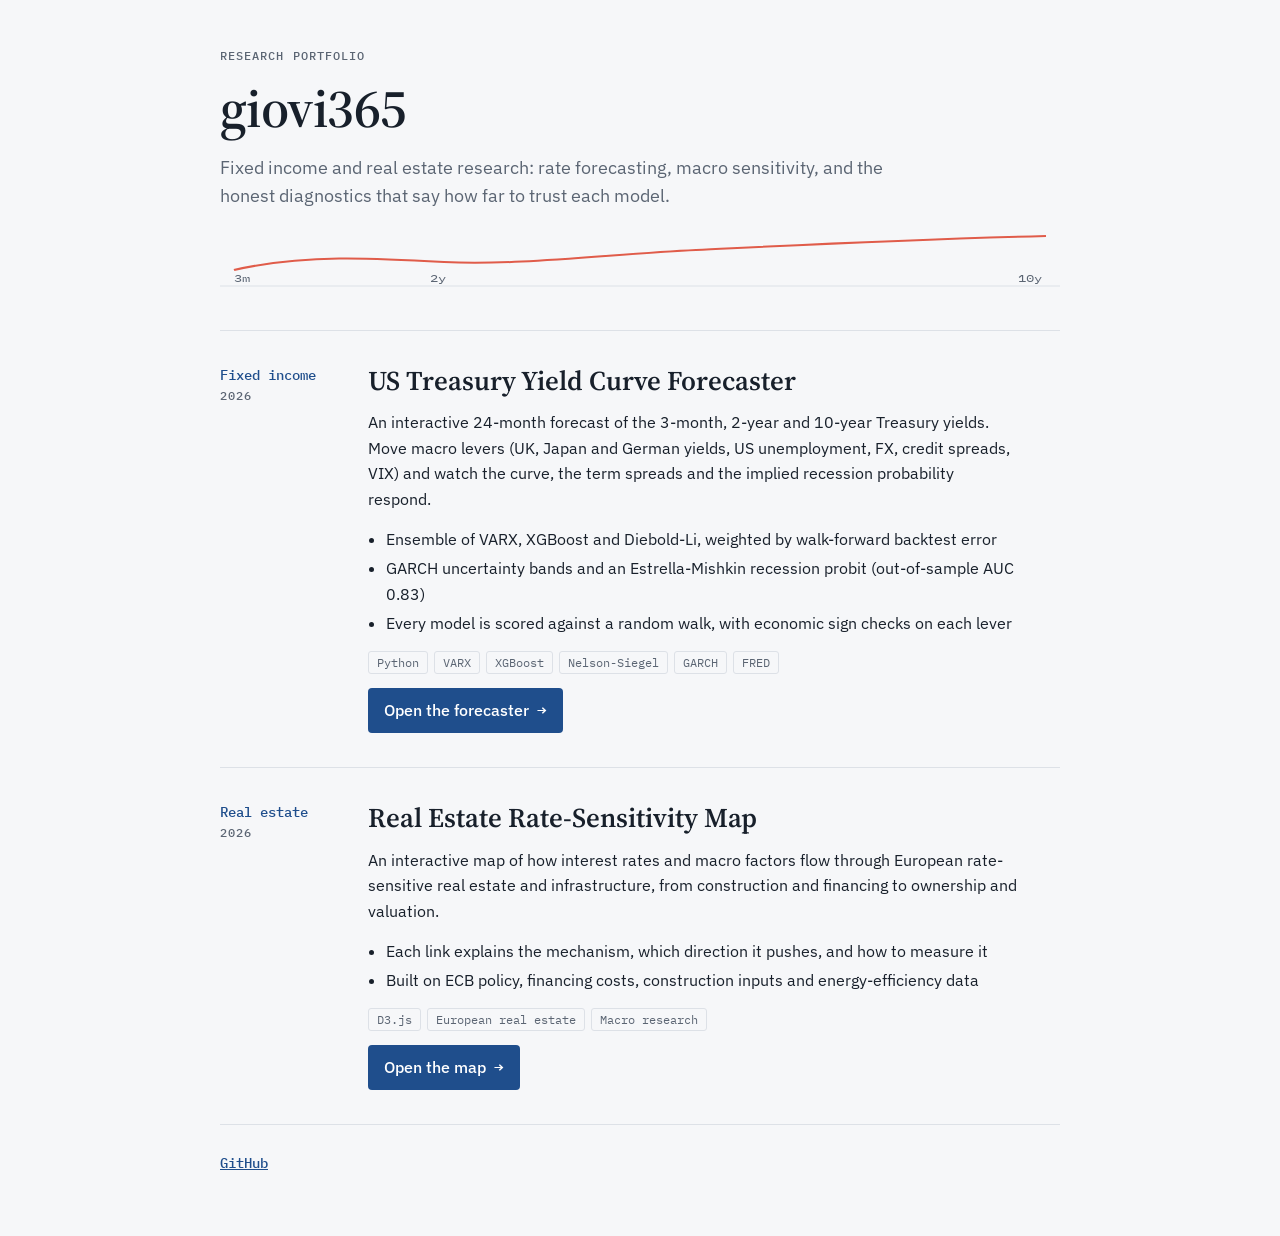
<file: index.html>
<!doctype html>
<html lang="en">
<head>
<meta charset="utf-8">
<meta name="viewport" content="width=device-width, initial-scale=1, viewport-fit=cover">
<title>giovi365 · Research Portfolio</title>
<meta name="description" content="Fixed income and real estate research: an interactive US Treasury yield curve forecaster and a European rate-sensitivity map.">
<link rel="preconnect" href="https://fonts.googleapis.com">
<link rel="preconnect" href="https://fonts.gstatic.com" crossorigin>
<link rel="stylesheet" href="https://fonts.googleapis.com/css2?family=Source+Serif+4:opsz,wght@8..60,500;8..60,600&family=IBM+Plex+Sans:wght@400;500;600&family=IBM+Plex+Mono:wght@400;500&display=swap">
<style>
/* Layout: a single research sheet. Name block, then two project entries set like a desk's coverage list. */
:root {
  --paper: #f6f7f9; --sheet: #ffffff; --ink: #18202b; --muted: #5b6573; --rule: #dde1e7;
  --accent: #1f4e8c; --accent-soft: #e6edf7; --curve: #e05c4a;
  --display: "Source Serif 4", Georgia, serif;
  --body: "IBM Plex Sans", system-ui, -apple-system, sans-serif;
  --mono: "IBM Plex Mono", ui-monospace, Menlo, monospace;
  color-scheme: light;
}
@media (prefers-color-scheme: dark) { :root {
  --paper: #10151c; --sheet: #161d26; --ink: #e5e9ef; --muted: #98a3b2; --rule: #2a3442;
  --accent: #7fa8e0; --accent-soft: #1d2a3d; --curve: #ec8b80; color-scheme: dark } }
* { box-sizing: border-box }
html { -webkit-text-size-adjust: 100% }
body { margin: 0; background: var(--paper); color: var(--ink); font: 16px/1.6 var(--body) }
.wrap { max-width: 880px; margin: 0 auto; padding-block: max(48px, env(safe-area-inset-top, 0px)) 64px;
  padding-left: max(20px, env(safe-area-inset-left, 0px)); padding-right: max(20px, env(safe-area-inset-right, 0px)) }
h1, h2 { font-family: var(--display); font-weight: 600; margin: 0; line-height: 1.15; text-wrap: balance }
h1 { font-size: clamp(2.2rem, 6vw, 3.4rem); letter-spacing: -0.01em }
h2 { font-size: clamp(1.35rem, 3vw, 1.7rem) }
.label { font: 500 0.74rem var(--mono); letter-spacing: 0.09em; text-transform: uppercase; color: var(--muted) }
p { margin: 0; max-width: 65ch }
a { color: var(--accent) }
:focus-visible { outline: 2px solid var(--accent); outline-offset: 3px }

header { display: grid; gap: 14px; padding-bottom: 36px; border-bottom: 1px solid var(--rule) }
header .lede { font-size: 1.1rem; color: var(--muted) }
.curve { width: 100%; max-width: 100%; height: 70px; display: block }
.curve path { fill: none; stroke: var(--curve); stroke-width: 2 }
.curve .ax { stroke: var(--rule); stroke-width: 1 }
.curve text { fill: var(--muted); font: 10px var(--mono) }

.projects { display: grid }
.project { display: grid; grid-template-columns: 120px minmax(0, 1fr); gap: 8px 28px; padding-block: 34px; border-bottom: 1px solid var(--rule) }
@media (max-width: 640px) { .project { grid-template-columns: minmax(0, 1fr) } }
.project .meta { display: grid; gap: 4px; align-content: start }
.project .meta .n { font: 500 0.9rem var(--mono); color: var(--accent) }
.project .body { display: grid; gap: 14px; min-width: 0 }
.tags { display: flex; flex-wrap: wrap; gap: 6px; padding: 0; margin: 0; list-style: none }
.tags li { font: 0.76rem var(--mono); padding: 3px 8px; border: 1px solid var(--rule); border-radius: 3px; color: var(--muted) }
ul.points { margin: 0; padding-left: 18px; display: grid; gap: 4px; color: var(--ink); max-width: 65ch }
.open { justify-self: start; display: inline-flex; align-items: center; gap: 8px; padding: 10px 16px; border-radius: 4px;
  background: var(--accent); color: var(--sheet); text-decoration: none; font-weight: 500 }
.open:hover { filter: brightness(1.1) }
.open span { font-family: var(--mono) }

footer { padding-top: 28px; color: var(--muted); font-size: 0.85rem; display: grid; gap: 6px }
.links { display: flex; flex-wrap: wrap; gap: 8px 20px }
.links a { font: 500 0.9rem var(--mono) }
</style>
</head>
<body>
<div class="wrap">
  <header>
    <span class="label">Research portfolio</span>
    <h1 id="name">giovi365</h1>
    <p class="lede" id="intro"></p>
    <svg class="curve" viewBox="0 0 600 70" preserveAspectRatio="none" aria-hidden="true">
      <line class="ax" x1="0" y1="62" x2="600" y2="62"></line>
      <path d="M10 46 C 60 30, 110 34, 160 38 S 280 30, 340 26 S 480 16, 590 12"></path>
      <text x="10" y="58">3m</text><text x="150" y="58">2y</text><text x="570" y="58">10y</text>
    </svg>
  </header>

  <main class="projects" id="projects"></main>

  <footer>
    <nav class="links" id="links" aria-label="Links"></nav>
  </footer>
</div>
<script>
// Everything shown here comes from projects.json - edit that file to add projects or links.
const el = (tag, cls, text) => { const n = document.createElement(tag); if (cls) n.className = cls; if (text != null) n.textContent = text; return n; };
const external = url => /^https?:/.test(url);

fetch("projects.json", { cache: "no-cache" }).then(r => r.json()).then(data => {
  document.getElementById("name").textContent = data.name;
  document.getElementById("intro").textContent = data.intro || "";
  document.title = data.name + " · Research Portfolio";

  const list = document.getElementById("projects");
  for (const p of data.projects || []) {
    const art = el("article", "project");
    const meta = el("div", "meta");
    meta.append(el("span", "n", p.category || ""), el("span", "label", p.year || ""));
    const body = el("div", "body");
    body.append(el("h2", null, p.title));
    if (p.description) body.append(el("p", null, p.description));
    if (p.points && p.points.length) {
      const ul = el("ul", "points"); p.points.forEach(t => ul.append(el("li", null, t))); body.append(ul);
    }
    if (p.tags && p.tags.length) {
      const ul = el("ul", "tags"); p.tags.forEach(t => ul.append(el("li", null, t))); body.append(ul);
    }
    if (p.link) {
      const a = el("a", "open", (p.button || "Open project") + " ");
      a.href = p.link; a.append(el("span", null, "→"));
      if (external(p.link)) { a.target = "_blank"; a.rel = "noopener"; }
      body.append(a);
    }
    art.append(meta, body); list.append(art);
  }

  const links = document.getElementById("links");
  for (const l of data.links || []) {
    const a = el("a", null, l.label); a.href = l.url;
    if (external(l.url)) { a.target = "_blank"; a.rel = "noopener"; }
    links.append(a);
  }
}).catch(() => {
  document.getElementById("projects").append(el("p", null, "Projects could not load. Check that projects.json is valid JSON."));
});
</script>
</body>
</html>
</file>
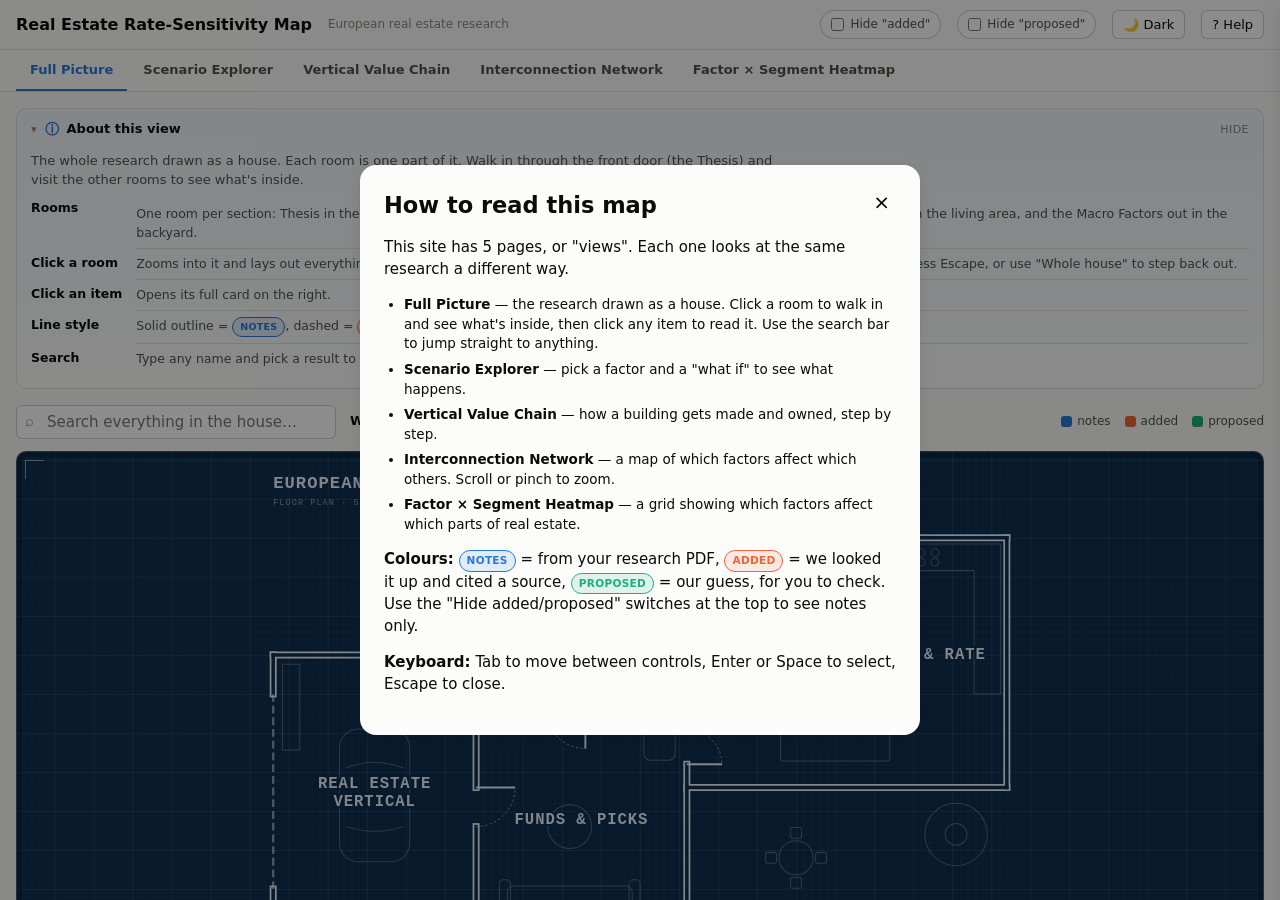
<file: real-estate-map/index.html>
<!DOCTYPE html>
<html lang="en">
<head>
<meta charset="UTF-8">
<meta name="viewport" content="width=device-width, initial-scale=1.0">
<title>Real Estate Rate-Sensitivity Map</title>
<link rel="stylesheet" href="css/style.css">
</head>
<body>
<a href="#main-content" class="skip-link">Skip to content</a>
<div id="app">

  <header class="topbar">
    <h1>Real Estate Rate-Sensitivity Map</h1>
    <span class="subtitle">European real estate research</span>
    <div class="spacer"></div>
    <label class="chip-toggle"><input type="checkbox" id="filter-hide-added"> Hide "added"</label>
    <label class="chip-toggle"><input type="checkbox" id="filter-hide-proposed"> Hide "proposed"</label>
    <button class="icon-btn" id="theme-toggle" aria-label="Toggle theme">🌙 Dark</button>
    <button class="icon-btn" id="help-btn" aria-label="How to read this map">? Help</button>
  </header>

  <nav class="tabs" aria-label="Views">
    <button class="tab active" data-view="fullpicture">Full Picture</button>
    <button class="tab" data-view="scenario">Scenario Explorer</button>
    <button class="tab" data-view="chain">Vertical Value Chain</button>
    <button class="tab" data-view="network">Interconnection Network</button>
    <button class="tab" data-view="heatmap">Factor × Segment Heatmap</button>
  </nav>

  <div id="loading-banner" style="padding:10px 16px;font-size:13px;color:var(--text-muted);">Loading data…</div>

  <main id="main-content">
    <section id="view-fullpicture" class="view"></section>
    <section id="view-scenario" class="view" hidden></section>
    <section id="view-chain" class="view" hidden></section>
    <section id="view-network" class="view" hidden></section>
    <section id="view-heatmap" class="view" hidden></section>
  </main>

  <div class="detail-panel" id="detail-panel" aria-hidden="true">
    <div id="detail-panel-body"></div>
  </div>
  <div id="detail-panel-close-outer" style="display:none;"></div>

  <div class="overlay-backdrop" id="help-overlay" hidden>
    <div class="help-modal" role="dialog" aria-label="How to read this map">
      <button class="close-btn" id="help-close" aria-label="Close" style="float:right;background:none;border:none;font-size:20px;cursor:pointer;">&times;</button>
      <h2>How to read this map</h2>
      <p>This site has 5 pages, or "views". Each one looks at the same research a different way.</p>
      <ul>
        <li><b>Full Picture</b> — the research drawn as a house. Click a room to walk in and see what's inside, then click any item to read it. Use the search bar to jump straight to anything.</li>
        <li><b>Scenario Explorer</b> — pick a factor and a "what if" to see what happens.</li>
        <li><b>Vertical Value Chain</b> — how a building gets made and owned, step by step.</li>
        <li><b>Interconnection Network</b> — a map of which factors affect which others. Scroll or pinch to zoom.</li>
        <li><b>Factor × Segment Heatmap</b> — a grid showing which factors affect which parts of real estate.</li>
      </ul>
      <p><b>Colours:</b> <span class="prov-badge notes">notes</span> = from your research PDF, <span class="prov-badge added">added</span> = we looked it up and cited a source, <span class="prov-badge proposed">proposed</span> = our guess, for you to check. Use the "Hide added/proposed" switches at the top to see notes only.</p>
      <p><b>Keyboard:</b> Tab to move between controls, Enter or Space to select, Escape to close.</p>
    </div>
  </div>

</div>

<script src="js/vendor/d3.v7.min.js"></script>
<script src="js/graph-metrics.js"></script>
<script src="js/data-loader.js"></script>
<script src="js/detail-panel.js"></script>
<script src="js/about-view.js"></script>
<script src="js/view-fullpicture.js"></script>
<script src="js/view-chain.js"></script>
<script src="js/view-network.js"></script>
<script src="js/view-heatmap.js"></script>
<script src="js/view-scenario.js"></script>
<script src="js/app.js"></script>
</body>
</html>
</file>
<file: real-estate-map/css/style.css>
/* Real Estate Rate-Sensitivity Map -- design system
   Color roles follow the dataviz skill's method:
   - provenance (notes/added/proposed) = categorical, slots 1/2/3 (blue/orange/aqua),
     validated all-pairs CVD-safe in both modes; always paired with a text label, never color alone.
   - rate-sensitivity = sequential single hue (red), light->dark, continuous interpolation.
   - the 8 top-level topic categories in the circle-pack view are decorative wayfinding tints,
     always paired with a direct text label (circle-packing requires labels regardless of color).
*/

:root {
  color-scheme: light;
  --surface-0: #f9f9f7;      /* page plane */
  --surface-1: #fcfcfb;      /* card / chart surface */
  --surface-2: #ffffff;
  --text-primary: #0b0b0b;
  --text-secondary: #52514e;
  --text-muted: #898781;
  --gridline: #e1e0d9;
  --baseline: #c3c2b7;
  --border: rgba(11,11,11,0.10);
  --border-strong: rgba(11,11,11,0.20);

  --prov-notes: #2a78d6;
  --prov-added: #eb6834;
  --prov-proposed: #1baf7a;

  --sens-low: #fbe3e3;
  --sens-high: #e34948;

  --status-good: #0ca30c;
  --status-warning: #fab219;
  --status-serious: #ec835a;
  --status-critical: #d03b3b;

  --cat-thesis: #e8e4f7;
  --cat-re-vertical: #e2f3ea;
  --cat-macro: #eaf0fb;
  --cat-segments: #fdece3;
  --cat-picks: #fbeedd;
  --cat-cd-vertical: #e7f6f2;
  --cat-model: #f3e6ef;
  --cat-qa: #fde9e9;

  --radius-s: 6px;
  --radius-m: 10px;
  --radius-l: 16px;
  --shadow-1: 0 1px 2px rgba(11,11,11,0.06), 0 1px 1px rgba(11,11,11,0.04);
  --shadow-2: 0 4px 16px rgba(11,11,11,0.10);
  --font: system-ui, -apple-system, "Segoe UI", sans-serif;
}

@media (prefers-color-scheme: dark) {
  :root:where(:not([data-theme="light"])) {
    color-scheme: dark;
    --surface-0: #0d0d0d;
    --surface-1: #1a1a19;
    --surface-2: #232322;
    --text-primary: #ffffff;
    --text-secondary: #c3c2b7;
    --text-muted: #898781;
    --gridline: #2c2c2a;
    --baseline: #383835;
    --border: rgba(255,255,255,0.10);
    --border-strong: rgba(255,255,255,0.20);

    --prov-notes: #3987e5;
    --prov-added: #d95926;
    --prov-proposed: #199e70;

    --sens-low: #3a1f1f;
    --sens-high: #e66767;

    --status-good: #0ca30c;
    --status-warning: #fab219;
    --status-serious: #ec835a;
    --status-critical: #e66767;

    --cat-thesis: #241f33;
    --cat-re-vertical: #16261d;
    --cat-macro: #182235;
    --cat-segments: #301d14;
    --cat-picks: #2c2213;
    --cat-cd-vertical: #142722;
    --cat-model: #2b1c26;
    --cat-qa: #301616;
  }
}
:root[data-theme="dark"] {
  color-scheme: dark;
  --surface-0: #0d0d0d;
  --surface-1: #1a1a19;
  --surface-2: #232322;
  --text-primary: #ffffff;
  --text-secondary: #c3c2b7;
  --text-muted: #898781;
  --gridline: #2c2c2a;
  --baseline: #383835;
  --border: rgba(255,255,255,0.10);
  --border-strong: rgba(255,255,255,0.20);
  --prov-notes: #3987e5;
  --prov-added: #d95926;
  --prov-proposed: #199e70;
  --sens-low: #3a1f1f;
  --sens-high: #e66767;
  --status-good: #0ca30c;
  --status-warning: #fab219;
  --status-serious: #ec835a;
  --status-critical: #e66767;
  --cat-thesis: #241f33;
  --cat-re-vertical: #16261d;
  --cat-macro: #182235;
  --cat-segments: #301d14;
  --cat-picks: #2c2213;
  --cat-cd-vertical: #142722;
  --cat-model: #2b1c26;
  --cat-qa: #301616;
}

* { box-sizing: border-box; }
html, body { height: 100%; }
body {
  margin: 0;
  font-family: var(--font);
  background: var(--surface-0);
  color: var(--text-primary);
  font-size: 15px;
  line-height: 1.45;
}
a { color: var(--prov-notes); }
h1, h2, h3, h4 { font-weight: 650; margin: 0 0 .4em; }
button, select, input { font-family: inherit; font-size: inherit; }
:focus-visible { outline: 2px solid var(--prov-notes); outline-offset: 2px; }

/* ---------- App shell ---------- */
#app { display: flex; flex-direction: column; height: 100%; }
#loading-banner { flex: 0 0 auto; }

.topbar {
  display: flex; align-items: center; gap: 16px;
  padding: 10px 16px;
  background: var(--surface-1);
  border-bottom: 1px solid var(--border);
  flex-wrap: wrap;
  flex: 0 0 auto;
}
.topbar h1 { font-size: 16px; margin: 0; white-space: nowrap; }
.topbar .subtitle { color: var(--text-muted); font-size: 12px; }

.tabs {
  display: flex; gap: 2px; padding: 0 16px;
  background: var(--surface-1);
  border-bottom: 1px solid var(--border);
  overflow-x: auto;
  overflow-y: hidden;
  flex: 0 0 auto;
  min-height: 42px;
}
.tab {
  padding: 10px 14px; font-size: 13px; font-weight: 550;
  background: none; border: none; color: var(--text-secondary);
  cursor: pointer; white-space: nowrap; border-bottom: 2px solid transparent;
}
.tab:hover { color: var(--text-primary); background: var(--surface-2); }
.tab.active { color: var(--prov-notes); border-bottom-color: var(--prov-notes); }

.view { flex: 1 1 auto; min-height: 0; overflow: auto; padding: 16px; }
.view[hidden] { display: none; }
main#main-content { flex: 1 1 auto; min-height: 0; display: flex; flex-direction: column; overflow: hidden; }

/* ---------- Controls row ---------- */
.controls-row {
  display: flex; align-items: center; gap: 10px; flex-wrap: wrap;
  margin-bottom: 12px;
}
.search-box {
  position: relative;
  min-width: 220px;
}
.search-box input {
  width: 100%; padding: 7px 10px 7px 30px;
  border: 1px solid var(--border-strong); border-radius: var(--radius-s);
  background: var(--surface-2); color: var(--text-primary);
}
.search-box::before {
  content: "⌕"; position: absolute; left: 9px; top: 50%; transform: translateY(-50%);
  color: var(--text-muted); font-size: 15px; pointer-events: none;
}
.search-results {
  position: absolute; top: calc(100% + 4px); left: 0; right: 0; z-index: 50;
  background: var(--surface-2); border: 1px solid var(--border-strong); border-radius: var(--radius-s);
  box-shadow: var(--shadow-2); max-height: 320px; overflow: auto;
}
.search-results button {
  display: block; width: 100%; text-align: left; padding: 7px 10px;
  background: none; border: none; color: var(--text-primary); cursor: pointer; font-size: 13px;
}
.search-results button:hover, .search-results button:focus { background: var(--surface-1); }
.search-results .sr-type { color: var(--text-muted); font-size: 11px; margin-left: 6px; }

.chip-toggle {
  display: inline-flex; align-items: center; gap: 6px;
  padding: 5px 10px; border-radius: 999px; border: 1px solid var(--border-strong);
  background: var(--surface-2); font-size: 12px; cursor: pointer; color: var(--text-secondary);
}
.chip-toggle input { margin: 0; }
.chip-toggle.active { color: var(--text-primary); border-color: var(--text-primary); }

select.filter-select {
  padding: 6px 8px; border-radius: var(--radius-s); border: 1px solid var(--border-strong);
  background: var(--surface-2); color: var(--text-primary);
}

.spacer { flex: 1; }

.icon-btn {
  padding: 6px 10px; border-radius: var(--radius-s); border: 1px solid var(--border-strong);
  background: var(--surface-2); color: var(--text-primary); cursor: pointer; font-size: 13px;
}
.icon-btn:hover { background: var(--surface-1); }

/* ---------- Legend ---------- */
.legend {
  display: flex; align-items: center; gap: 14px; flex-wrap: wrap;
  font-size: 12px; color: var(--text-secondary);
}
.legend-item { display: inline-flex; align-items: center; gap: 5px; }
.legend-swatch { width: 11px; height: 11px; border-radius: 3px; display: inline-block; }
.legend-swatch.notes { background: var(--prov-notes); }
.legend-swatch.added { background: var(--prov-added); }
.legend-swatch.proposed { background: var(--prov-proposed); }

.prov-badge {
  display: inline-flex; align-items: center; gap: 4px;
  font-size: 10.5px; font-weight: 650; text-transform: uppercase; letter-spacing: .03em;
  padding: 2px 7px; border-radius: 999px; border: 1px solid transparent;
}
.prov-badge.notes { color: var(--prov-notes); border-color: var(--prov-notes); background: color-mix(in srgb, var(--prov-notes) 12%, transparent); }
.prov-badge.added { color: var(--prov-added); border-color: var(--prov-added); background: color-mix(in srgb, var(--prov-added) 12%, transparent); }
.prov-badge.proposed { color: var(--prov-proposed); border-color: var(--prov-proposed); background: color-mix(in srgb, var(--prov-proposed) 12%, transparent); }

/* ---------- Breadcrumb ---------- */
.breadcrumb { display: flex; align-items: center; gap: 6px; font-size: 13px; margin-bottom: 10px; flex-wrap: wrap; }
.breadcrumb button { background: none; border: none; color: var(--prov-notes); cursor: pointer; padding: 2px 4px; font-size: 13px; }
.breadcrumb button:hover { text-decoration: underline; }
.breadcrumb .sep { color: var(--text-muted); }

/* ---------- Detail panel ---------- */
.detail-panel {
  position: fixed; top: 0; right: 0; width: min(420px, 100vw); height: 100%;
  background: var(--surface-1); border-left: 1px solid var(--border);
  box-shadow: var(--shadow-2); overflow-y: auto; padding: 18px;
  transform: translateX(100%); transition: transform .2s ease;
  z-index: 100;
}
.detail-panel.open { transform: translateX(0); }
.detail-panel h2 { font-size: 17px; }
.detail-panel .close-btn { float: right; background: none; border: none; font-size: 20px; cursor: pointer; color: var(--text-muted); }
.detail-section { margin: 14px 0; }
.detail-section h4 { font-size: 11.5px; text-transform: uppercase; letter-spacing: .04em; color: var(--text-muted); margin-bottom: 5px; }
.detail-section p { margin: 0 0 6px; font-size: 13.5px; }
.detail-table { width: 100%; border-collapse: collapse; font-size: 12.5px; margin-top: 4px; }
.detail-table th, .detail-table td { text-align: left; padding: 5px 6px; border-bottom: 1px solid var(--gridline); vertical-align: top; }
.detail-table th { color: var(--text-muted); font-weight: 600; font-size: 11px; text-transform: uppercase; }
.source-line { font-size: 11px; color: var(--text-muted); margin-top: 10px; }
.watchout-item { margin-bottom: 8px; padding: 8px; background: var(--surface-2); border-radius: var(--radius-s); border: 1px solid var(--border); }
.watchout-item b { display: block; font-size: 12px; margin-bottom: 2px; }

/* ---------- Full Picture: a house floor plan drawn as a blueprint -- fixed navy palette, independent of
   light/dark theme, because a blueprint is a blueprint regardless of what mode the rest of the app is in. ---------- */
:root {
  --blue-paper: #0e2f4f;
  --blue-paper-deep: #0a2440;
  --blue-grid-line: rgba(255,255,255,0.07);
  --blue-grid-line-major: rgba(255,255,255,0.15);
  --blue-ink: #eaf4ff;
  --blue-ink-dim: rgba(234,244,255,0.55);
  --blue-line-notes: #bfe3ff;
  --blue-line-added: #ffcf8a;
  --blue-line-proposed: #a9eec2;
  --blue-mono: "SF Mono", ui-monospace, Menlo, Consolas, "Courier New", monospace;
}
.fp-stage {
  border-radius: var(--radius-m);
  background-color: var(--blue-paper);
  border: 1px solid rgba(255,255,255,0.18);
  box-shadow: inset 0 0 0 5px var(--blue-paper-deep);
  overflow: hidden;
  position: relative;
}
/* corner registration marks, like a drafting sheet */
.fp-stage::before, .fp-stage::after {
  content: ""; position: absolute; width: 18px; height: 18px; pointer-events: none; z-index: 1;
  border: 1.5px solid var(--blue-ink-dim);
}
.fp-stage::before { top: 8px; left: 8px; border-right: none; border-bottom: none; }
.fp-stage::after { bottom: 8px; right: 8px; border-left: none; border-top: none; }

.fp-search { width: min(320px, 100%); }
.fp-search input::-webkit-search-cancel-button { cursor: pointer; }
.search-results .sr-empty { padding: 8px 10px; font-size: 12px; color: var(--text-muted); }
.search-results .sr-type { display: block; margin-left: 0; margin-top: 1px; }
.breadcrumb { margin-bottom: 0; }
.breadcrumb .bc-current { font-weight: 600; color: var(--text-primary); padding: 2px 4px; }

.house-svg { display: block; width: 100%; user-select: none; -webkit-user-select: none; }
.house-svg text { font-family: var(--blue-mono); pointer-events: none; }
.house-svg .bg { fill: url(#fp-grid); }
.house-svg .grid-minor { fill: none; stroke: var(--blue-grid-line); stroke-width: 1; }
.house-svg .grid-major { fill: none; stroke: var(--blue-grid-line-major); stroke-width: 1; }
.house-svg .plan-title { fill: var(--blue-ink); font-size: 22px; font-weight: 700; letter-spacing: .06em; }
.house-svg .plan-sub { fill: var(--blue-ink-dim); font-size: 11px; letter-spacing: .12em; }

.house-svg .wall-outer { stroke: var(--blue-ink); stroke-width: 9; stroke-linecap: square; }
.house-svg .wall-inner { stroke: var(--blue-paper); stroke-width: 4.5; stroke-linecap: square; }
.house-svg .garage-door { stroke: var(--blue-ink-dim); stroke-width: 3; stroke-dasharray: 10 5; }
.house-svg .door-leaf { stroke: var(--blue-ink); stroke-width: 2.5; }
.house-svg .door-arc, .house-svg .garden-path { fill: none; stroke: var(--blue-ink-dim); stroke-width: 1.2; stroke-dasharray: 3 3; }
.house-svg .fence { fill: none; stroke: var(--blue-ink-dim); stroke-width: 3; stroke-dasharray: 12 5; }

.house-svg .decor { fill: none; stroke: var(--blue-ink-dim); stroke-width: 1.3; opacity: .55; transition: opacity .3s ease; }
.house-svg .decor.hidden { opacity: 0; }

.house-svg .room { cursor: pointer; outline: none; }
.house-svg .room-hit { fill: transparent; transition: fill .15s ease; }
.house-svg .room:hover .room-hit, .house-svg .room:focus-visible .room-hit { fill: rgba(191,227,255,0.08); }
.house-svg .room:focus-visible .room-hit { stroke: var(--blue-line-notes); stroke-width: 2; stroke-dasharray: 4 3; }
.house-svg .room.is-focus { cursor: default; }
.house-svg .room.is-focus .room-hit { fill: rgba(191,227,255,0.04); }
.house-svg .room.is-focus .room-label { display: none; }
.house-svg .room-label {
  fill: var(--blue-ink); font-weight: 650; letter-spacing: .06em;
  paint-order: stroke; stroke: var(--blue-paper); stroke-width: 5px; stroke-linejoin: round;
}
.house-svg.in-room .room:not(.is-focus) .room-label { fill: var(--blue-ink-dim); }

.house-svg .interior { animation: fp-interior-in .4s ease .25s both; }
@keyframes fp-interior-in { from { opacity: 0; } to { opacity: 1; } }
.house-svg .interior-head, .house-svg .group-head { paint-order: stroke; stroke: var(--blue-paper); stroke-width: 4px; stroke-linejoin: round; }
.house-svg .interior-head { fill: var(--blue-ink); font-weight: 700; letter-spacing: .06em; }
.house-svg .interior-count { fill: var(--blue-ink-dim); font-weight: 400; letter-spacing: .1em; }
.house-svg .interior-empty { fill: var(--blue-ink-dim); }
.house-svg .group-head { fill: var(--blue-ink-dim); letter-spacing: .12em; }

.house-svg .tile { cursor: pointer; outline: none; }
.house-svg .tile rect { fill: #15385a; stroke: var(--blue-line-notes); transition: fill .12s ease; }
.house-svg .tile.prov-added rect { stroke: var(--blue-line-added); }
.house-svg .tile.prov-proposed rect { stroke: var(--blue-line-proposed); stroke-linecap: round; }
.house-svg .tile:hover rect, .house-svg .tile:focus-visible rect { fill: #1f4870; }
.house-svg .tile.selected rect { fill: #2a5b87; }
.house-svg .tile.found rect { animation: fp-found .5s ease 4; }
@keyframes fp-found { 50% { fill: rgba(255,207,138,0.45); } }
.house-svg .tile-label { fill: var(--blue-ink); }
.house-svg .tile-sub { fill: var(--blue-ink-dim); letter-spacing: .06em; }

@media (prefers-reduced-motion: reduce) {
  .house-svg .interior, .house-svg .tile.found rect { animation: none; }
  .house-svg .decor, .house-svg .room-hit { transition: none; }
}

/* ---------- Network ---------- */
.network-layout { display: flex; gap: 16px; align-items: flex-start; flex-wrap: wrap; }
.network-svg-wrap { flex: 2 1 320px; min-width: 320px; }
.network-side { flex: 1 1 380px; min-width: 0; max-width: 100%; }
.network-side .rank-table, .network-side .detail-table { display: block; overflow-x: auto; }
.network-svg { display: block; cursor: grab; touch-action: none; border: 1px solid var(--border); border-radius: var(--radius-m); background: var(--surface-1); }
.network-svg:active { cursor: grabbing; }
.zoom-btns { display: inline-flex; gap: 4px; }
.zoom-btns .icon-btn { min-width: 32px; }
.network-svg .link { stroke: var(--baseline); stroke-opacity: .55; }
.network-svg .link.proposed { stroke-dasharray: 3 3; stroke: var(--prov-proposed); }
.network-svg .link.highlighted { stroke: var(--prov-notes); stroke-opacity: 1; stroke-width: 2.5px; }
.network-svg .node circle { stroke: var(--surface-1); stroke-width: 1.5px; cursor: pointer; }
.network-svg .node text { font-size: 11px; fill: var(--text-primary); pointer-events: none; }
.network-svg .node.dim circle, .network-svg .node.dim text { opacity: .25; }

.rank-subtitle { font-size: 12px; color: var(--text-secondary); margin: -4px 0 10px; max-width: 520px; }
.rank-table { width: max-content; min-width: 100%; border-collapse: collapse; font-size: 12.5px; margin-bottom: 16px; }
.rank-table th, .rank-table td { padding: 5px 8px; text-align: left; border-bottom: 1px solid var(--gridline); }
.rank-table th { cursor: pointer; color: var(--text-muted); font-size: 11px; text-transform: uppercase; user-select: none; }
.rank-table th:hover { color: var(--text-primary); }
.bar-cell { display: flex; align-items: center; gap: 6px; }
.bar-track { flex: 1; height: 8px; background: var(--gridline); border-radius: 4px; overflow: hidden; min-width: 40px; }
.bar-fill { height: 100%; background: var(--prov-notes); border-radius: 4px; }

/* ---------- Heatmap ---------- */
.heatmap-wrap { overflow-x: auto; }
table.heatmap { border-collapse: collapse; font-size: 12px; }
table.heatmap th, table.heatmap td { border: 1px solid var(--gridline); padding: 0; text-align: center; }
table.heatmap th { padding: 6px 8px; background: var(--surface-1); font-weight: 600; white-space: nowrap; cursor: pointer; }
table.heatmap th.row-head { text-align: right; position: sticky; left: 0; background: var(--surface-1); z-index: 2; }
table.heatmap td.cell { width: 34px; height: 30px; cursor: default; }
table.heatmap td.cell.hit { background: var(--sens-high); }
table.heatmap .corner { background: var(--surface-0); position: sticky; left: 0; z-index: 3; }
.heatmap-total { font-size: 11px; color: var(--text-muted); }

/* ---------- Scenario Explorer ---------- */
.scenario-controls { display: flex; gap: 10px; flex-wrap: wrap; margin-bottom: 16px; }
.scenario-result { display: grid; grid-template-columns: repeat(auto-fit, minmax(220px,1fr)); gap: 12px; }
.scenario-card { background: var(--surface-1); border: 1px solid var(--border); border-radius: var(--radius-m); padding: 14px; }
.scenario-card h4 { font-size: 11.5px; text-transform: uppercase; color: var(--text-muted); margin-bottom: 6px; }

/* ---------- Model blueprint ---------- */
.pipeline-row { display: flex; gap: 10px; flex-wrap: wrap; margin: 16px 0; }
.pipeline-step { flex: 1; min-width: 150px; background: var(--cat-model); border: 1px solid var(--border); border-radius: var(--radius-m); padding: 12px; font-size: 12.5px; }
.pipeline-step .step-num { font-size: 20px; font-weight: 700; color: var(--prov-notes); }
.warning-card { border-left: 3px solid var(--status-warning); background: var(--surface-1); padding: 10px 12px; margin-bottom: 8px; border-radius: 0 var(--radius-s) var(--radius-s) 0; }
.warning-card h4 { font-size: 13px; margin-bottom: 3px; }
.warning-card p { font-size: 12.5px; margin: 0; color: var(--text-secondary); }

/* ---------- Cards / generic ---------- */
.card-grid { display: grid; grid-template-columns: repeat(auto-fill, minmax(240px,1fr)); gap: 12px; }
.card {
  background: var(--surface-1); border: 1px solid var(--border); border-radius: var(--radius-m);
  padding: 14px; cursor: pointer;
}
.card:hover { border-color: var(--border-strong); box-shadow: var(--shadow-1); }
.card h3 { font-size: 13.5px; }
.card p { font-size: 12px; color: var(--text-secondary); }

.qa-flag { background: var(--surface-1); border: 1px solid var(--border); border-left: 4px solid var(--status-warning); border-radius: 0 var(--radius-m) var(--radius-m) 0; padding: 14px; margin-bottom: 10px; }
.qa-flag.sev-high { border-left-color: var(--status-critical); }
.qa-flag.sev-medium { border-left-color: var(--status-warning); }
.qa-flag.sev-low { border-left-color: var(--status-good); }
.qa-flag.sev-info { border-left-color: var(--text-muted); }
.qa-flag h3 { font-size: 14px; }
.qa-flag .sev-badge { font-size: 10px; text-transform: uppercase; font-weight: 700; color: var(--text-muted); }
.qa-flag blockquote { margin: 6px 0; padding: 6px 10px; background: var(--surface-2); border-left: 2px solid var(--border-strong); font-style: italic; font-size: 12.5px; }

/* ---------- Help overlay ---------- */
.overlay-backdrop {
  position: fixed; inset: 0; background: rgba(0,0,0,.45); z-index: 200;
  display: flex; align-items: center; justify-content: center; padding: 20px;
}
.overlay-backdrop[hidden] { display: none; }
.help-modal {
  background: var(--surface-1); border-radius: var(--radius-l); max-width: 560px; width: 100%;
  max-height: 85vh; overflow-y: auto; padding: 24px; box-shadow: var(--shadow-2);
}
.help-modal h2 { margin-top: 0; }
.help-modal ul { padding-left: 20px; font-size: 13.5px; }
.help-modal li { margin-bottom: 6px; }

/* ---------- Value chain ---------- */
.chain-flow { display: flex; flex-direction: column; gap: 4px; max-width: 760px; }
.chain-stage {
  background: var(--surface-1); border: 1px solid var(--border); border-radius: var(--radius-m);
  padding: 12px 14px; cursor: pointer; position: relative;
}
.chain-stage.current-focus { border: 2px solid var(--prov-notes); background: color-mix(in srgb, var(--prov-notes) 8%, var(--surface-1)); }
.chain-stage:hover { border-color: var(--border-strong); }
.chain-arrow { text-align: center; color: var(--text-muted); font-size: 16px; }
.chain-layout { display: flex; gap: 24px; flex-wrap: wrap; }
.chain-rail { min-width: 220px; }
.chain-rail h3 { font-size: 13px; color: var(--text-muted); text-transform: uppercase; }
.rail-item { background: var(--surface-1); border: 1px dashed var(--border-strong); border-radius: var(--radius-s); padding: 8px 10px; margin-bottom: 8px; font-size: 12.5px; cursor: pointer; }
.focus-tag { position: absolute; top: -9px; right: 10px; background: var(--prov-notes); color: #fff; font-size: 10px; padding: 2px 8px; border-radius: 999px; font-weight: 700; }

/* ---------- Responsive ---------- */
@media (max-width: 860px) {
  .topbar { gap: 8px; }
  .network-layout { flex-direction: column; }
  .detail-panel { width: 100vw; }
}

.skip-link {
  position: absolute; left: -999px; top: 0; background: var(--surface-2); padding: 8px 12px;
  z-index: 300;
}
.skip-link:focus { left: 8px; top: 8px; }

.empty-state { color: var(--text-muted); font-size: 13px; padding: 20px; text-align: center; }

/* ---------- About-this-view explainer ---------- */
.about-view {
  background: linear-gradient(180deg, color-mix(in srgb, var(--prov-notes) 6%, var(--surface-1)), var(--surface-1));
  border: 1px solid var(--border);
  border-radius: var(--radius-m);
  margin-bottom: 16px;
  overflow: hidden;
}
.about-view summary {
  display: flex; align-items: center; gap: 8px;
  padding: 10px 14px; cursor: pointer; list-style: none;
  font-size: 13px; font-weight: 650; color: var(--text-primary);
  user-select: none;
}
.about-view summary::-webkit-details-marker { display: none; }
.about-view summary::before {
  content: "▸"; display: inline-block; color: var(--text-muted); font-size: 11px;
  transition: transform .15s ease;
}
.about-view[open] summary::before { transform: rotate(90deg); }
.about-view-icon { color: var(--prov-notes); font-size: 14px; }
.about-view-toggle-hint {
  margin-left: auto; font-size: 11px; font-weight: 500; color: var(--text-muted); text-transform: uppercase; letter-spacing: .04em;
}
.about-view-toggle-hint.when-open { display: none; }
.about-view-toggle-hint.when-closed { display: inline; }
.about-view[open] .about-view-toggle-hint.when-open { display: inline; }
.about-view[open] .about-view-toggle-hint.when-closed { display: none; }
.about-view-body { padding: 2px 14px 14px; }
.about-view-blurb { font-size: 13px; color: var(--text-secondary); margin: 0 0 10px; max-width: 760px; }
table.about-table { width: 100%; border-collapse: collapse; font-size: 12.5px; }
table.about-table th {
  text-align: left; vertical-align: top; white-space: nowrap; padding: 6px 14px 6px 0;
  color: var(--text-primary); font-weight: 650; width: 1%;
}
table.about-table td { padding: 6px 0; color: var(--text-secondary); border-top: 1px solid var(--gridline); }
table.about-table tr:first-child td { border-top: none; }
table.about-table tr:first-child th { padding-top: 0; }
</file>
